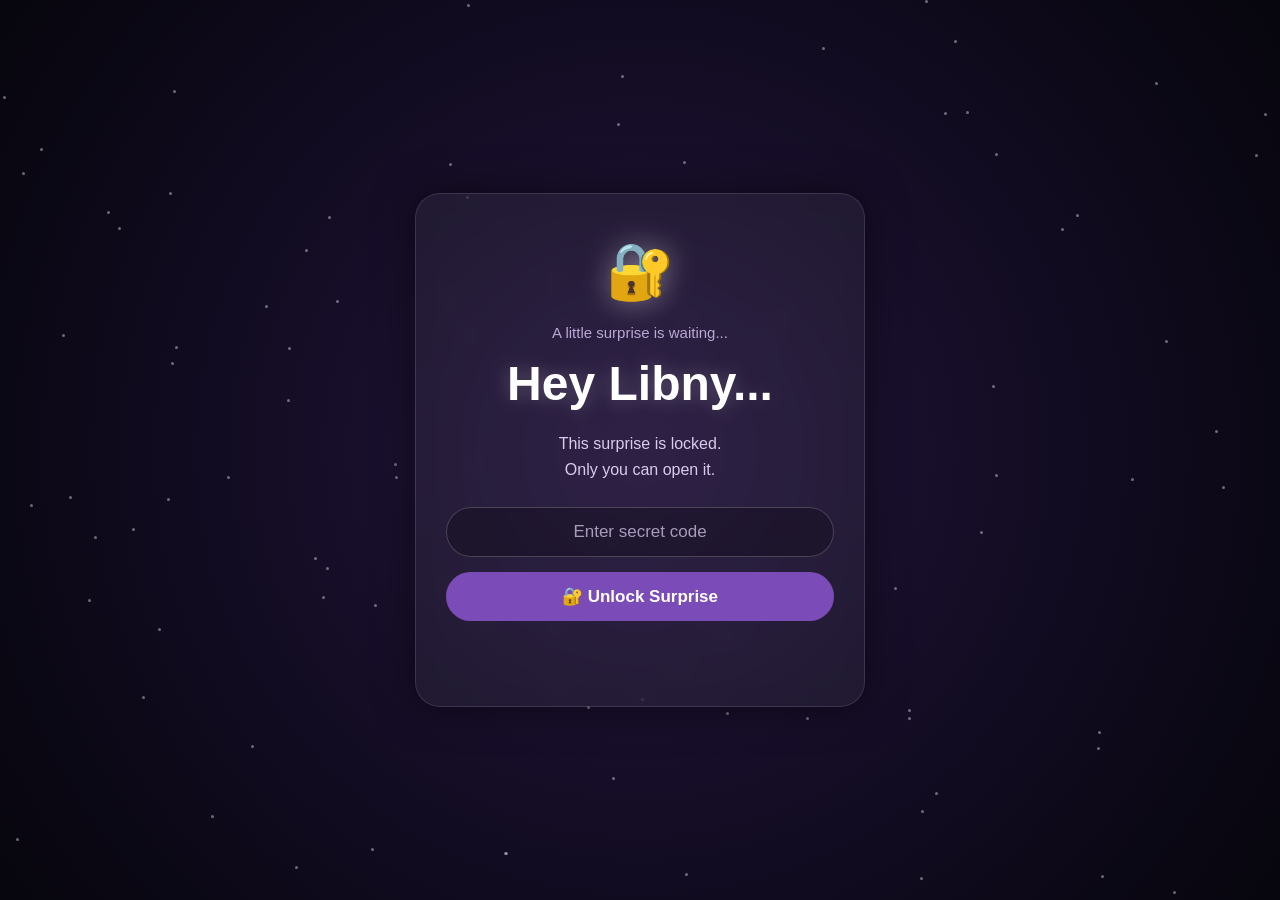
<file: index.html>
<!DOCTYPE html>
<html lang="en">
<head>
    <meta charset="UTF-8">
    <meta name="viewport" content="width=device-width, initial-scale=1.0">
    <title>Happy Birthday, Libny! 🎂</title>
    <link rel="stylesheet" href="style2.css">
</head>
<body>
    <!--stars -->
    <div id="stars"></div>

    <!--password screen-->
    <main class="lock-screen" id="lockscreen">
        <div class="lock-icon">🔐</div><!--1f510-->
        <p class="small-text">
            A little surprise is waiting...
        </p>
        <h1>
            Hey Libny...
        </h1>
        <p class="description">
            This surprise is locked. <br>
            Only you can open it.
        </p>
        <input type="password" id="passcode" placeholder="Enter secret code">
        <button id="unlockButton">
            🔐 Unlock Surprise
        </button>
        <p id="errorMessage"></p>
    </main>

    <!--balloon-->
    <section class="balloon-screen" id="balloonScreen">
        <h1>🎈 Okay Libny... 🎈</h1>
        <p class="balloon-instruction">
            Before you get your cake...
        </p>
        <h2> POP ALL THE BALLONS! 🎈</h2>
        <p id="balloonCounter">Balloons left: 6</p>
        <div id="balloonArea"></div>
    </section>

    <!--cake + wish-->
    <section class="cake-screen" id="cakeScreen" style="display: none;">
        <div class="cake-message">
            <p class="cake-small-text">You made it ✨</p>
            <h1> Make a wish, Libny...✨</h1>
        </div>

        <!--cake-->
        <div class="cake">
            <!--candles-->
            <div class="candles">
                <div class="candle">
                    <div class="flame"></div>
                </div>
                <div class="candle">
                    <div class="flame"></div>
                </div>
                <div class="candle">
                    <div class="flame"></div>
                </div>
            </div>

            <!--CAKE LAYERS-->
            <div class="cake-top"></div>
            <div class="cake-middle"></div>
            <div class="cake-bottom"></div>
        </div>

        <p class="blow-message"> 🕯Blow out the candles!</p>
        <button id="blowButton">Blow</button>

        <div id="birthdayMessage" class="birthday-message">
            <h1>🎉 HAPPY BIRTHDAY 🎉</h1>
            <p>Wishing you a wonderful year ahead! 💫</p>
            <button id="continueButton" class="wish-button">💌 See your message</button>
        </div>

        <audio id="bigPopSound" preload="auto">
            <source src="big-pop.mp3" type="audio/mpeg">
        </audio>
        <audio id="birthdayMusic" preload="auto" loop>
            <source src="happy-birthday.mp3" type="audio/mpeg">
        </audio>
    </section>

    <!--PADS-->
    <section class="music-screen" id="musicScreen">
        <div class="electro-pads">
        <div class="topbar">
          <h1>ELECTRO PADS</h1>
          <button class="gear" id="gearBtn" aria-label="Settings">⚙</button>
        </div>
        <div class="subtitle">Tap a pad, or press its key</div>
        <div class="transport">
          <select id="kitSelect">
            <option value="Rock">Rock Kit</option>
            <option value="HipHop">Hip-Hop Kit</option>
            <option value="Electronic" selected>Electronic Kit</option>
          </select>
          <button id="recordBtn">● Rec</button>
          <button id="playBtn">▶ Play</button>
          <button id="loopBtn">🔁 Loop</button>
          <button id="giftButton" class="gift-trigger">🎁 Gift</button>
        </div>

        <div class="grid" id="grid"></div>

        <div class="overlay" id="overlay">
          <div class="sheet">
            <div class="sheet-header">
              <h2>SOUND CONTROLS</h2>
              <button id="closeSettings" aria-label="Close">✕</button>
            </div>

            <div class="panel-group">
              <h3>Main</h3>
              <div class="panel-body">
                <label>Volume
                  <input type="range" id="volume" min="0" max="1" step="0.01" value="0.8">
                </label>
                <label>Length
                  <input type="range" id="sustain" min="0.05" max="1.2" step="0.05" value="0.3">
                </label>
              </div>
            </div>

            <div class="panel-group">
              <h3>Timing</h3>
              <div class="panel-body">
                <label>Tempo: <span id="bpmLabel">100</span> BPM
                  <input type="range" id="tempo" min="40" max="200" step="1" value="100">
                </label>
                <label>&nbsp;
                  <button id="metroToggle" type="button">🔔 Metronome</button>
                </label>
                <label>&nbsp;
                  <button id="quantizeToggle" type="button" class="on">⏱ Quantize</button>
                </label>
              </div>
            </div>

            <div class="panel-group">
              <h3>Envelope (ADSR)</h3>
              <div class="panel-body">
                <label>Attack
                  <input type="range" id="attack" min="0" max="0.4" step="0.005" value="0.002">
                </label>
                <label>Decay
                  <input type="range" id="decay" min="0.01" max="0.8" step="0.01" value="0.12">
                </label>
                <label>Sustain
                  <input type="range" id="sustainLevel" min="0" max="1" step="0.01" value="0.35">
                </label>
                <label>Release
                  <input type="range" id="release" min="0.01" max="1.5" step="0.01" value="0.12">
                </label>
              </div>
            </div>

            <div class="panel-group">
              <h3>Tone &amp; Drive</h3>
              <div class="panel-body">
                <label>Tone
                  <input type="range" id="tone" min="0" max="1" step="0.01" value="0.8">
                </label>
                <label>Drive
                  <input type="range" id="drive" min="0" max="1" step="0.01" value="0.25">
                </label>
              </div>
            </div>

            <div class="panel-group">
              <h3>Mixer</h3>
              <div class="panel-body" id="mixerBody">
                <!-- rows injected by JS: slider + mute/solo per channel -->
              </div>
            </div>

            <div class="panel-group">
              <h3>FX</h3>
              <div class="panel-body">
                <label>Reverb
                  <input type="range" id="reverbAmt" min="0" max="1.5" step="0.01" value="1">
                </label>
                <label>Delay
                  <input type="range" id="delayAmt" min="0" max="0.6" step="0.01" value="0">
                </label>
              </div>
            </div>

            <div class="panel-group">
              <h3>Pad Levels</h3>
              <div class="pad-levels" id="padLevels">
                <!-- rows injected by JS: one slider per pad -->
              </div>
            </div>
          </div>
        </div>
        </div>
    </section>

    <script src="script2.js"></script>
</body>
</html>
</file>
<file: style2.css>
* {
    box-sizing: border-box;
    margin: 0;
    padding: 0;
}

body {
    min-height: 100vh;
    display: flex;
    justify-content: center;
    align-items: center;
    overflow: hidden;
    background: radial-gradient(circle at center, #24153d, #100b1f 60%, #07050d);
    color: white;
    font-family: Arial, sans-serif;
    transition: background 2s ease, filter 2s ease;
}

/* STARS */
#stars {
    position: fixed;
    width: 100%;
    height: 100%;
    top: 0;
    left: 0;
    pointer-events: none;
}

.star {
    position: absolute;
    width: 3px;
    height: 3px;
    background: white;
    border-radius: 50%;
    opacity: 0.4;
    animation: twinkle 2s infinite alternate;
}

/* LOCK SCREEN */
.lock-screen {
    position: relative;
    z-index: 5;
    width: min(90%, 450px);
    padding: 45px 30px;
    text-align: center;
    border-radius: 25px;
    background: rgba(255, 255, 255, 0.05);
    border: 1px solid rgba(255, 255, 255, 0.12);
    backdrop-filter: blur(10px);
    box-shadow: 0 0 40px rgba(0, 0, 0, 0.5);
    animation: appear 1.5s ease;
}

.lock-icon {
    font-size: 55px;
    margin-bottom: 20px;
    filter: drop-shadow(0 0 15px rgba(255, 255, 255, 0.4));
}

.small-text {
    color: #b9a8d5;
    font-size: 15px;
    margin-bottom: 15px;
}

h1 {
    font-size: clamp(32px, 8vw, 48px);
    margin-bottom: 20px;
    text-shadow: 0 0 20px rgba(255, 255, 255, 0.25);
}

.description {
    color: #d8cdea;
    line-height: 1.6;
    margin-bottom: 25px;
}

/* INPUT */
#passcode {
    width: 100%;
    padding: 14px 18px;
    border-radius: 25px;
    border: 1px solid rgba(255, 255, 255, 0.2);
    outline: none;
    background: rgba(0, 0, 0, 0.25);
    color: white;
    text-align: center;
    font-size: 17px;
    margin-bottom: 15px;
}

#passcode::placeholder {
    color: #a99bbb;
}

#passcode:focus {
    border-color: #a66cff;
    box-shadow: 0 0 15px rgba(166, 108, 255, 0.4);
}

/* BUTTON */
#unlockButton {
    width: 100%;
    padding: 14px;
    border: none;
    border-radius: 25px;
    background: #7b4bb7;
    color: white;
    font-size: 17px;
    font-weight: bold;
    cursor: pointer;
    transition: 0.3s;
}

#unlockButton:hover {
    transform: scale(1.04);
    box-shadow: 0 0 20px #a66cff;
}

/* ERROR */
#errorMessage {
    min-height: 25px;
    margin-top: 15px;
    color: #ff8fab;
    font-size: 14px;
}

/* ANIMATIONS */
@keyframes twinkle {
    from {
        opacity: 0.2;
        transform: scale(0.7);
    }

    to {
        opacity: 1;
        transform: scale(1.4);
    }
}

@keyframes appear {
    from {
        opacity: 0;
        transform: translateY(20px);
    }

    to {
        opacity: 1;
        transform: translateY(0);
    }
}

/* Shake when wrong password */
.shake {
    animation: shake 0.4s;
}

@keyframes shake {
    0%, 100% {
        transform: translateX(0);
    }

    25% {
        transform: translateX(-8px);
    }

    75% {
        transform: translateX(8px);
    }
}

@keyframes balloonPop {
    0% {
        transform: scale(1);
        opacity: 1;
    }

    35% {
        transform: scale(1.35);
        opacity: 1;
    }

    65% {
        transform: scale(1.15);
        opacity: 0.8;
    }

    100% {
        transform: scale(0);
        opacity: 0;
    }
}

/* BALLOON CHALLENGE */
.balloon-screen {
    display: none;
    position: relative;
    width: 100%;
    height: 100vh;
    text-align: center;
    padding-top: 40px;
    z-index: 3;
    animation: appear 1.5s ease;
}

.balloon-screen h1 {
    color: #f3d9fa;
    font-size: clamp(30px, 7vw, 45px);
    margin-bottom: 10px;
}

.balloon-instruction {
    color: #cbb8df;
    font-size: 18px;
    margin-bottom: 10px;
}

.balloon-screen h2 {
    color: #ffb3d1;
    font-size: 22px;
    margin-bottom: 15px;
}

#balloonCounter {
    color: #d8cdea;
    margin-bottom: 10px;
}

/* Area where balloons appear */
#balloonArea {
    position: relative;
    width: 100%;
    height: 65vh;
}

/* The balloons */
.balloon {
    position: absolute;
    width: 70px;
    height: 85px;
    border-radius: 50%;
    cursor: pointer;
    animation: float 3s ease-in-out infinite;
    transition: transform 0.2s;
    box-shadow: inset 10px 8px 12px rgba(255, 255, 255, 0.35), inset -10px -12px 15px rgba(0, 0, 0, 0.15), 0 8px 15px rgba(0, 0, 0, 0.25);
    background-image: radial-gradient(circle at 30% 25%, rgba(255, 255, 255, 0.75) 0px, rgba(255, 255, 255, 0.25) 7px, transparent 14px);
}

/* Balloon string */
.balloon::before {
    content: "";
    position: absolute;
    width: 1px;
    height: 70px;
    background: rgba(255, 255, 255, 0.5);
    left: 35px;
    top: 84px;
}

/* Balloon knot */
.balloon::after {
    content: "";
    position: absolute;
    width: 10px;
    height: 10px;
    left: 30px;
    bottom: -7px;
    background: inherit;
    transform: rotate(45deg);
    box-shadow: 2px 2px 5px rgba(0, 0, 0, 0.15);
}

/* Balloon gets slightly bigger when touched */
.balloon:hover {
    transform: scale(1.12);
    filter:brightness(1.12) drop-shadow(0 0 8px rgba(255, 255, 255, 0.35));
}

/* Floating animation */
@keyframes float {
    0% {
        transform: translateY(0);
    }

    50% {
        transform: translateY(-18px);
    }

    100% {
        transform: translateY(0);
    }
}

/* Pop animation */
.balloon.pop {
    animation: pop 0.3s forwards;
}

@keyframes pop {
    0% {
        transform: scale(1);
        opacity: 1;
    }

    50% {
        transform: scale(1.4);
        opacity: 0.7;
    }

    100% {
        transform: scale(0);
        opacity: 0;
    }
}

.cake-small-text {
    font-size: 16px !important;
    color: #b9a8d5 !important;
    margin-bottom: 10px;
}

/* Bottom frosting decoration */
.cake-bottom::after {
    content: "• • • • • • •";
    position: absolute;
    width: 100%;
    bottom: 22px;
    left: 0;
    color: #ffe8f1;
    font-size: 20px;
    letter-spacing: 8px;
}

/* Give each candle a slightly different angle */
.candle:nth-child(1) {
    transform: rotate(-5deg);
}

.candle:nth-child(2) {
    transform: translateY(-5px);
}

.candle:nth-child(3) {
    transform: rotate(5deg);
}

/* FLAME */
.flame {
    position: absolute;
    width: 20px;
    height: 28px;
    left: 50%;
    top: -27px;
    transform: translateX(-50%);
    border-radius: 50% 50% 50% 50%;
    background: radial-gradient(circle at 50% 70%, #ffffff 0%, #fff176 25%, #ffb300 55%, #ff7043 80%);
    filter: drop-shadow(0 0 7px #ffd43b) drop-shadow(0 0 14px rgba(255, 180, 40, 0.6));
    animation: flameFlicker 0.7s infinite alternate;
}

/* Flame movement */
@keyframes flameFlicker {
    0% {
        transform: translateX(-50%) scale(1) rotate(-4deg);
    }

    100% {
        transform: translateX(-50%) scale(1.12, 0.95) rotate(4deg);
    }
}

/* BLOW BUTTON */
.blow-message {
    color: #e5d5f0;
    font-size: 18px;
    margin-top: 15px;
}

#blowButton {
    margin-top: 15px;
    padding: 13px 25px;
    border: none;
    border-radius: 25px;
    background: #9b5de5;
    color: white;
    font-size: 16px;
    font-weight: bold;
    cursor: pointer;
    transition: transform 0.2s, box-shadow 0.2s;
}

#blowButton:hover {
    transform: scale(1.06);
    box-shadow: 0 0 20px rgba(200, 150, 255, 0.6);
}

/* Cake entrance */
@keyframes cakeAppear {
    from {
        opacity: 0;
        transform: translateY(30px) scale(0.9);
    }

    to {
        opacity: 1;
        transform: translateY(0) scale(1);
    }
}

.cake-screen.show-cake {
    display: block !important;
    visibility: visible !important;
    opacity: 1 !important;
}

/* FINAL CAKE DESIGN OVERRIDE Put this at the VERY BOTTOM of CSS */
.cake {
    position: relative;
    width: 320px !important;
    height: 260px !important;
    margin: 75px auto 25px !important;
    filter: drop-shadow(0 18px 20px rgba(0, 0, 0, 0.35));
}

/* ---------- BOTTOM LAYER ---------- */
.cake-bottom {
    position: absolute;
    bottom: 0 !important;
    left: 0 !important;
    width: 320px !important;
    height: 100px !important;
    border-radius: 18px 18px 28px 28px !important;
    background: linear-gradient(180deg, #c96b91 0%, #a94872 100%) !important;
    box-shadow: inset 0 8px 12px rgba(255, 255, 255, .18), inset 0 -15px 20px rgba(0, 0, 0, .25), 0 18px 30px rgba(0, 0, 0, .4) !important;
}

/* ---------- MIDDLE LAYER ---------- */
.cake-middle {
    position: absolute;
    bottom: 78px !important;
    left: 20px !important;
    width: 280px !important;
    height: 82px !important;
    border-radius: 17px 17px 23px 23px !important;
    background: linear-gradient(180deg, #e48bad 0%, #c7658d 100%) !important;
    box-shadow: inset 0 8px 12px rgba(255, 255, 255, .2), inset 0 -10px 15px rgba(0, 0, 0, .18) !important;
}

/* ---------- TOP LAYER ---------- */
.cake-top {
    position: absolute;
    bottom: 138px !important;
    left: 40px !important;
    width: 240px !important;
    height: 72px !important;
    border-radius: 18px 18px 25px 25px !important;
    background: linear-gradient(180deg, #f8bfd3 0%, #e996b7 100%) !important;
    box-shadow: inset 0 8px 12px rgba(255, 255, 255, .3), inset 0 -10px 15px rgba(0, 0, 0, .12) !important;
}

/* ---------- CANDLES ---------- */
.candles {
    position: absolute !important;
    bottom: 198px !important;
    left: 50% !important;
    width: 150px !important;
    display: flex !important;
    justify-content: space-between !important;
    gap: 0 !important;
    z-index: 20 !important;
    height: 70px;
    flex-direction: row !important;
    align-items: flex-end !important;
    transform: translateX(-50%) !important;
}

/* ---------- EACH CANDLE ---------- */
.candle {
    position: relative !important;
    width: 14px !important;
    height: 58px !important;
    border-radius: 6px !important;
    background: repeating-linear-gradient(45deg, #ffffff 0px, #ffffff 7px, #e879a3 7px, #e879a3 13px) !important;
    box-shadow: inset 2px 0 4px rgba(255, 255, 255, .7), inset -2px 0 4px rgba(0, 0, 0, .15), 0 4px 8px rgba(0, 0, 0, .3) !important;
    flex: 0 0 14px !important;
    min-width: 14px !important;
}

/* Candle holders */
.candle::after {
    content: "" !important;
    position: absolute !important;
    width: 24px !important;
    height: 8px !important;
    left: 50% !important;
    bottom: -7px !important;
    transform: translateX(-50%) !important;
    border-radius: 50% !important;
    background: #c85a88 !important;
}

/* ---------- DARKER CAKE SCREEN ---------- */
.cake-screen {
    display: none;
    position: relative;
    width: 100%;
    min-height: 100vh;
    text-align: center;
    padding-top: 45px;
    z-index: 5;
    background: transparent !important;
}

/* ---------- TEXT ---------- */
.cake-message h1 {
    font-size: clamp(28px, 7vw, 44px);
    color: #f5d9e6 !important;
    margin-bottom: 15px;
    text-shadow: 0 2px 8px rgba(0, 0, 0, .5) !important;
}

.cake-message p {
    color: #cdb7d7 !important;
    font-size: 19px;
}

.flame.flame-out {
    animation: candleBlowOut 0.6s ease forwards !important;
}

@keyframes candleBlowOut {
    0% {
        opacity: 1;
        transform: translateX(-50%) scale(1);
    }

    40% {
        opacity: 0.7;
        transform:translateX(-50%) scale(1.3, 0.7) rotate(-10deg);
    }

    100% {
        opacity: 0;
        transform:translateX(-50%) scale(0);
    }
}

/* CONFETTI */
.confetti {
    position: fixed;
    top: 45vh;
    left: 50vw;
    width: 9px;
    height: 14px;
    z-index: 9999;
    pointer-events: none;
    border-radius: 3px;
    animation: birthdayConfetti 4s ease-out forwards;
}

@keyframes birthdayConfetti {
    0% {
        transform: translate(0, 0) rotate(0deg);
        opacity: 1;
    }

    100% {
        transform: translate(var(--x), var(--y)) rotate(var(--rotation));
        opacity: 0;
    }
}

/* BIRTHDAY FINALE */
body.birthday-finale {
    background: radial-gradient(circle at center, #fff0fa 0%, #ffd9ec 45%, #f3b6d5 100%) !important;
    transition: background 1.2s ease;
}

.birthday-message {
    position: fixed;
    left: 50%;
    top: 50%;
    transform: translate(-50%, -50%) scale(0);
    opacity: 0;
    z-index: 10000;
    text-align: center;
    padding: 25px 35px;
    border-radius: 25px;
    background: rgba(255, 255, 255, 0.9);
    box-shadow: 0 15px 40px rgba(0, 0, 0, 0.25);
    transition: transform 0.7s cubic-bezier(.17, .67, .3, 1.4), opacity 0.5s ease;
}

.birthday-message.show {
    transform: translate(-50%, -50%) scale(1);
    opacity: 1;
}

.birthday-message h1 {
    margin: 0;
    font-size: 42px;
    color: #c94f88;
    text-shadow: 0 3px 8px rgba(0, 0, 0, .15);
}

.birthday-message p {
    margin-top: 12px;
    font-size: 20px;
    color: #6d4961;
}

.birthday-message button {
    margin-top: 18px;
}

/* Birthday message continue button */
.wish-button {
    padding: 14px 24px;
    border: none;
    border-radius: 30px;
    background: #d96b9a;
    color: white;
    font-size: 17px;
    font-weight: bold;
    cursor: pointer;
    box-shadow: 0 8px 20px rgba(0, 0, 0, 0.25);
    transition: transform 0.2s ease, box-shadow 0.2s ease;
}

.wish-button:hover {
    transform: translateY(-3px);
    box-shadow: 0 12px 25px rgba(0, 0, 0, 0.3);
}

.wish-button:active {
    transform: scale(0.96);
}

@keyframes envelopeBounce {
    0% {
        transform: scale(0.5) rotate(-10deg);
    }

    60% {
        transform: scale(1.15) rotate(5deg);
    }

    100% {
        transform: scale(1) rotate(0);
    }
}

/* YELLOW BIRTHDAY ENVELOPE ADD THIS AT THE VERY BOTTOM OF style.css */
.birthday-envelope {
    position: fixed;
    top: 50%;
    left: 50%;
    transform: translate(-50%, -50%);
    width: 420px;
    padding: 40px 25px;
    text-align: center;
    background: #ffd84d;
    border-radius: 8px;
    box-shadow: 0 20px 45px rgba(0, 0, 0, 0.25), 0 0 25px rgba(255, 216, 77, 0.25);
    z-index: 9999;
    animation: envelopeAppear 0.7s ease;
    height: 280px;
    overflow: hidden;
    display: flex;
    flex-direction: column;
    align-items: center;
    justify-content: center;
}

/* DARKER TRIANGULAR FLAP */
.birthday-envelope::before {
    content: "";
    position: absolute;
    left: 0;
    bottom: 0;
    width: 0;
    height: 0;
    border-left: 210px solid transparent;
    border-right: 210px solid transparent;
    border-bottom: 125px solid #f2c94c;
    z-index: 2;
    top: 0;
    border-top: 135px solid #e6b800;
}

/* LOWER ENVELOPE FOLDS */
.birthday-envelope::after {
    content: "";
    position: absolute;
    top: 0;
    left: 0;
    width: 0;
    height: 0;
    border-left: 180px solid transparent;
    border-right: 180px solid transparent;
    border-top: 105px solid transparent;
    z-index: 4;
    bottom: 0;
}

/* ENVELOPE ICON */
.envelope-icon {
    font-size: 48px;
    margin-bottom: 12px;
    animation: envelopeBounce 1s ease;
    position: relative;
    z-index: 5;
    margin-top: 20px;
    filter: drop-shadow(0 3px 4px rgba(0, 0, 0, 0.15));
}

/* ENVELOPE TITLE */
.birthday-envelope h2 {
    margin: 0 0 10px;
    font-size: 27px;
    color: #9b5de5;
    position: relative;
    z-index: 5;
    margin-top: 10px;
    text-shadow: 0 1px 2px rgba(255, 255, 255, 0.35);
}

/* ENVELOPE TEXT */
.birthday-envelope p {
    margin: 0;
    font-size: 17px;
    color: #9b5de5;
    position: relative;
    z-index: 5;
    margin-top: 8px;
}

/* ENVELOPE APPEAR ANIMATION */
@keyframes envelopeAppear {
    from {
        opacity: 0;
        transform: translate(-50%, -50%) scale(0.8);
    }

    to {
        opacity: 1;
        transform: translate(-50%, -50%) scale(1);
    }
}

/* SMALL SCREEN */
@media (max-width: 500px) {
    .birthday-envelope {
        width: 85vw;
        height: 220px;
    }

    .birthday-envelope::before {
        border-left-width: 42.5vw;
        border-right-width: 42.5vw;
        border-top-width: 105px;
    }

    .birthday-envelope::after {
        border-left-width: 42.5vw;
        border-right-width: 42.5vw;
        border-top-width: 80px;
    }

    .birthday-envelope h2 {
        font-size: 22px;
    }

    .birthday-envelope p {
        font-size: 14px;
    }

    .envelope-icon {
        font-size: 40px;
    }
}

/* OPEN ENVELOPE */
.birthday-envelope.open {
    animation: envelopeOpen 0.8s ease forwards;
}

.birthday-envelope.open .envelope-icon {
    transform: scale(0);
    opacity: 0;
}

.birthday-envelope.open h2,
.birthday-envelope.open p {
    opacity: 0;
}

@keyframes envelopeOpen {
    0% {
        transform: translate(-50%, -50%) scale(1);
    }

    50% {
        transform: translate(-50%, -50%) scale(1.08);
    }

    100% {
        transform: translate(-50%, -50%) scale(1);
        opacity: 0;
    }
}

/* Birthday letter */
.birthday-letter {
    position: fixed;
    top: 50%;
    left: 50%;
    transform: translate(-50%, -50%) scale(0.7);
    width: min(90%, 420px);
    padding: 35px 28px;
    background: #fffdf0;
    color: #6b5200;
    border-radius: 18px;
    text-align: center;
    box-shadow: 0 20px 50px rgba(0, 0, 0, 0.35);
    z-index: 10001;
    opacity: 0;
    animation: letterAppear 0.8s ease forwards;
}

.birthday-letter h2 {
    font-size: 28px;
    margin-bottom: 18px;
}

.birthday-letter p {
    font-size: 17px;
    line-height: 1.7;
    margin-bottom: 12px;
}

.birthday-letter button {
    margin-top: 15px;
    padding: 14px 24px;
    border: none;
    border-radius: 30px;
    background: #d9a441;
    color: white;
    font-size: 16px;
    font-weight: bold;
    cursor: pointer;
    box-shadow: 0 8px 20px rgba(0, 0, 0, 0.2);
    transition: transform 0.2s ease, box-shadow 0.2s ease;
}

.birthday-letter button:hover {
    transform: scale(1.05);
    box-shadow: 0 10px 24px rgba(0, 0, 0, 0.3);
}

@keyframes letterAppear {
    to {
        opacity: 1;
        transform: translate(-50%, -50%) scale(1);
    }
}

/* Gift button on the letter */
.gift-trigger {
    background: linear-gradient(145deg, #ff6b9d, #d9426e) !important;
}

/* Gift reveal overlay */
.gift-reveal {
    position: fixed;
    top: 50%;
    left: 50%;
    transform: translate(-50%, -50%);
    z-index: 10002;
    display: flex;
    flex-direction: column;
    align-items: center;
    gap: 14px;
    text-align: center;
}

.gift-box {
    position: relative;
    width: 140px;
    height: 140px;
    cursor: pointer;
    display: flex;
    align-items: center;
    justify-content: center;
    animation: giftDrop 0.7s ease;
    transition: transform 0.2s ease;
}

.gift-box:hover {
    transform: scale(1.05);
}

.gift-body {
    font-size: 100px;
    line-height: 1;
}

.gift-lid {
    position: absolute;
    top: -8px;
    font-size: 46px;
    transition: transform 0.4s ease, opacity 0.4s ease;
}

.gift-box.opened .gift-lid {
    transform: translateY(-60px) rotate(-25deg);
    opacity: 0;
}

.gift-box.opened .gift-body {
    animation: giftPop 0.4s ease;
}

.gift-hint {
    color: #9c3f66;
    font-size: 15px;
    font-weight: 600;
    opacity: 0.9;
    transition: opacity 0.3s ease;
}

.gift-card {
    margin-top: 6px;
    width: min(85vw, 340px);
    padding: 28px 24px;
    background: #fff6f9;
    color: #7a3b57;
    border-radius: 18px;
    box-shadow: 0 20px 45px rgba(0, 0, 0, 0.35);
    animation: giftCardPop 0.5s ease;
}

.gift-card h2 {
    font-size: 24px;
    margin-bottom: 10px;
}

.gift-card p {
    font-size: 16px;
    line-height: 1.5;
}

.gift-note {
    margin-top: 8px;
    font-size: 13px;
    font-style: italic;
    opacity: 0.75;
}

/* Scattered "Good boy" compliments */
.compliment-text {
    position: fixed;
    z-index: 10004;
    font-weight: bold;
    font-size: 1.05rem;
    color: #c9407a;
    background: rgba(255, 255, 255, 0.95);
    padding: 7px 18px;
    border-radius: 20px;
    box-shadow: 0 6px 16px rgba(0, 0, 0, 0.25);
    opacity: 0;
    transform: scale(0.4) rotate(var(--rot, 0deg));
    animation: complimentPop 0.5s ease forwards;
    pointer-events: none;
    white-space: nowrap;
}

.compliment-text.fade-out {
    animation: complimentFadeOut 0.8s ease forwards;
}

@keyframes complimentPop {
    to {
        opacity: 1;
        transform: scale(1) rotate(var(--rot, 0deg));
    }
}

@keyframes complimentFadeOut {
    to {
        opacity: 0;
        transform: scale(0.8) rotate(var(--rot, 0deg));
    }
}

@keyframes giftDrop {
    from {
        opacity: 0;
        transform: translateY(-40px) scale(0.7);
    }

    to {
        opacity: 1;
        transform: translateY(0) scale(1);
    }
}

@keyframes giftPop {
    0% {
        transform: scale(1);
    }

    50% {
        transform: scale(1.25);
    }

    100% {
        transform: scale(1);
    }
}

@keyframes giftCardPop {
    from {
        opacity: 0;
        transform: scale(0.8) translateY(10px);
    }

    to {
        opacity: 1;
        transform: scale(1) translateY(0);
    }
}

/* Cream between layers */
.cake-middle::after {
    content: "";
    position: absolute;
    top: -7px;
    left: 5px;
    width: calc(100% - 10px);
    height: 16px;
    border-radius: 50%;
    background: #fff4f8;
}

.cake-top::before {
    content: "";
    position: absolute;
    top: -2px;
    left: 0;
    width: 100%;
    height: 16px;
    border-radius: 50%;
    background: #fff8fb;
    box-shadow: 0 4px 8px rgba(255, 255, 255, 0.25);
}

.cake-top::after {
    content: "";
    position: absolute;
    top: 10px;
    left: 10%;
    width: 80%;
    height: 16px;
    background: radial-gradient(ellipse at center, #fff8fb 0%, #fff8fb 55%, transparent 65%);
    border-radius: 50%;
}

/* MUSICAL PADS */
.music-screen {
    display: none;
    position: fixed;
    inset: 0;
    z-index: 1000;
    text-align: center;
    padding: 0;
    background: radial-gradient(circle at center, #6b2350, #3a1330 60%, #1f0a1a);
    color: white;
    overflow-y: auto;
}

/* ===============================
   ELECTRO PADS (scoped to .electro-pads)
   =============================== */
.electro-pads {
    --bg1: #7a2f5e;
    --bg2: #a8467a;
    --bg3: #c96b91;
    position: relative;
    height: 100%;
    width: 100%;
    overflow: hidden;
    margin: 0;
    display: flex;
    flex-direction: column;
    align-items: center;
    background: linear-gradient(135deg, var(--bg1), var(--bg2), var(--bg3));
    font-family: 'Segoe UI', system-ui, sans-serif;
    color: #fff;
    padding: 10px 14px;
    box-sizing: border-box;
  }
  .electro-pads::before {
    content: '';
    position: fixed;
    inset: 0;
    z-index: 5;
    background: linear-gradient(135deg, #ff9a5a, #ff6b9d, #ffd86b);
    opacity: 0;
    transition: opacity 1.2s ease;
    pointer-events: none;
  }
  .electro-pads.gift-mode::before {
    opacity: 1;
  }
  .electro-pads.gift-mode .topbar,
  .electro-pads.gift-mode .subtitle,
  .electro-pads.gift-mode .transport,
  .electro-pads.gift-mode .grid {
    opacity: 0;
    pointer-events: none;
    transition: opacity 0.5s ease;
  }
  .gift-close {
    position: fixed;
    top: 18px;
    right: 18px;
    z-index: 10003;
    width: 34px;
    height: 34px;
    border-radius: 50%;
    border: none;
    background: rgba(255, 255, 255, 0.35);
    color: #6d2f4c;
    font-size: 1rem;
    cursor: pointer;
  }
  .electro-pads * { box-sizing: border-box; -webkit-tap-highlight-color: transparent; user-select: none; }
  .topbar {
    width: 100%;
    max-width: 520px;
    display: flex;
    align-items: center;
    justify-content: center;
    position: relative;
    flex-shrink: 0;
  }
  .electro-pads h1 {
    margin: 4px 0 0 0;
    font-size: 1.25rem;
    letter-spacing: 2px;
    text-align: center;
    background: linear-gradient(90deg, #ffe3a3, #ff9ec7, #ff6b9d, #d9426e);
    -webkit-background-clip: text;
    background-clip: text;
    color: transparent;
  }
  .subtitle {
    opacity: 0.6;
    font-size: 0.75rem;
    text-align: center;
    flex-shrink: 0;
    margin-bottom: 8px;
  }
  .gear {
    position: absolute;
    right: 0;
    top: 0;
    background: rgba(255,255,255,0.1);
    border: none;
    color: #fff;
    font-size: 1.1rem;
    width: 34px;
    height: 34px;
    border-radius: 50%;
    cursor: pointer;
  }
  .grid {
    display: grid;
    grid-template-columns: repeat(4, 1fr);
    grid-auto-rows: 1fr;
    gap: 10px;
    width: 100%;
    max-width: 520px;
    flex: 1;
    min-height: 0;
  }
  .pad {
    border-radius: 16px;
    border: none;
    cursor: pointer;
    touch-action: none;
    display: flex;
    flex-direction: column;
    align-items: center;
    justify-content: center;
    gap: 2px;
    font-size: 0.8rem;
    font-weight: 600;
    color: rgba(255,255,255,0.9);
    box-shadow: 0 6px 0 rgba(0,0,0,0.35), 0 8px 16px rgba(0,0,0,0.4);
    transform: translateY(0);
    transition: transform 0.06s ease, box-shadow 0.06s ease, filter 0.15s ease;
    position: relative;
    overflow: hidden;
    width: 100%;
    height: 100%;
  }
  .pad .key {
    font-size: 0.65rem;
    opacity: 0.7;
    font-weight: 400;
  }
  .pad:active, .pad.active {
    transform: translateY(6px);
    box-shadow: 0 0 0 rgba(0,0,0,0.35), 0 2px 6px rgba(0,0,0,0.4);
    filter: brightness(1.4);
  }
  .pad::after {
    content: '';
    position: absolute;
    inset: 0;
    background: radial-gradient(circle at 30% 20%, rgba(255,255,255,0.35), transparent 60%);
    pointer-events: none;
  }
  .overlay {
    position: fixed;
    inset: 0;
    background: rgba(0,0,0,0.75);
    backdrop-filter: blur(3px);
    z-index: 100;
    display: none;
    align-items: flex-end;
    justify-content: center;
  }
  .overlay.open { display: flex; }
  .sheet {
    background: #3a1330;
    width: 100%;
    max-width: 560px;
    max-height: 82vh;
    overflow-y: auto;
    border-radius: 20px 20px 0 0;
    padding: 18px 18px 28px;
  }
  .sheet-header {
    display: flex;
    justify-content: space-between;
    align-items: center;
    margin-bottom: 10px;
  }
  .sheet-header h2 {
    font-size: 1rem;
    margin: 0;
    letter-spacing: 1px;
    opacity: 0.9;
  }
  .sheet-header button {
    background: rgba(255,255,255,0.12);
    border: none;
    color: #fff;
    width: 30px;
    height: 30px;
    border-radius: 50%;
    font-size: 1rem;
    cursor: pointer;
  }
  .panel-group {
    margin-bottom: 16px;
  }
  .panel-group h3 {
    font-size: 0.75rem;
    letter-spacing: 1px;
    opacity: 0.6;
    margin: 0 0 8px 0;
    text-transform: uppercase;
  }
  .panel-body {
    display: flex;
    gap: 14px;
    flex-wrap: wrap;
  }
  .panel-body label {
    font-size: 0.75rem;
    opacity: 0.8;
    display: flex;
    flex-direction: column;
    align-items: center;
    gap: 4px;
  }
  .panel-body input[type=range] { width: 88px; }
  .panel-body button {
    background: rgba(255,255,255,0.12);
    border: none;
    color: #fff;
    border-radius: 8px;
    padding: 8px 10px;
    font-size: 0.75rem;
    font-weight: 600;
    cursor: pointer;
  }
  .panel-body button.on { background: #ffd86b; color: #5c2049; }
  .transport {
    width: 100%;
    max-width: 520px;
    display: flex;
    flex-wrap: wrap;
    justify-content: center;
    gap: 8px;
    align-items: center;
    margin: 8px 0;
    flex-shrink: 0;
  }
  .transport select, .transport button {
    background: rgba(255,255,255,0.1);
    border: none;
    color: #fff;
    border-radius: 10px;
    padding: 8px 12px;
    font-size: 0.8rem;
    font-weight: 600;
    white-space: nowrap;
    flex-shrink: 0;
  }
  .transport button.on { background: #ff5f6d; }
  #recordBtn.on { background: #ff3b3b; animation: electroPulse 1s infinite; }
  @keyframes electroPulse { 0%,100%{opacity:1;} 50%{opacity:0.5;} }
  .mix-row {
    display: flex;
    flex-direction: column;
    align-items: center;
    gap: 4px;
  }
  .mix-row .ms-btns { display: flex; gap: 4px; }
  .ms-btns button {
    width: 22px; height: 20px;
    font-size: 0.6rem;
    border: none;
    border-radius: 4px;
    background: rgba(255,255,255,0.12);
    color: #fff;
    cursor: pointer;
  }
  .ms-btns button.on-mute { background: #ff5f6d; }
  .ms-btns button.on-solo { background: #ffd86b; color: #5c2049; }
  .pad-levels {
    display: grid;
    grid-template-columns: repeat(4, 1fr);
    gap: 10px;
  }
  .pad-levels label {
    font-size: 0.65rem;
    opacity: 0.8;
    display: flex;
    flex-direction: column;
    align-items: center;
    gap: 2px;
  }
  .pad-levels input[type=range] { width: 100%; }
</file>
